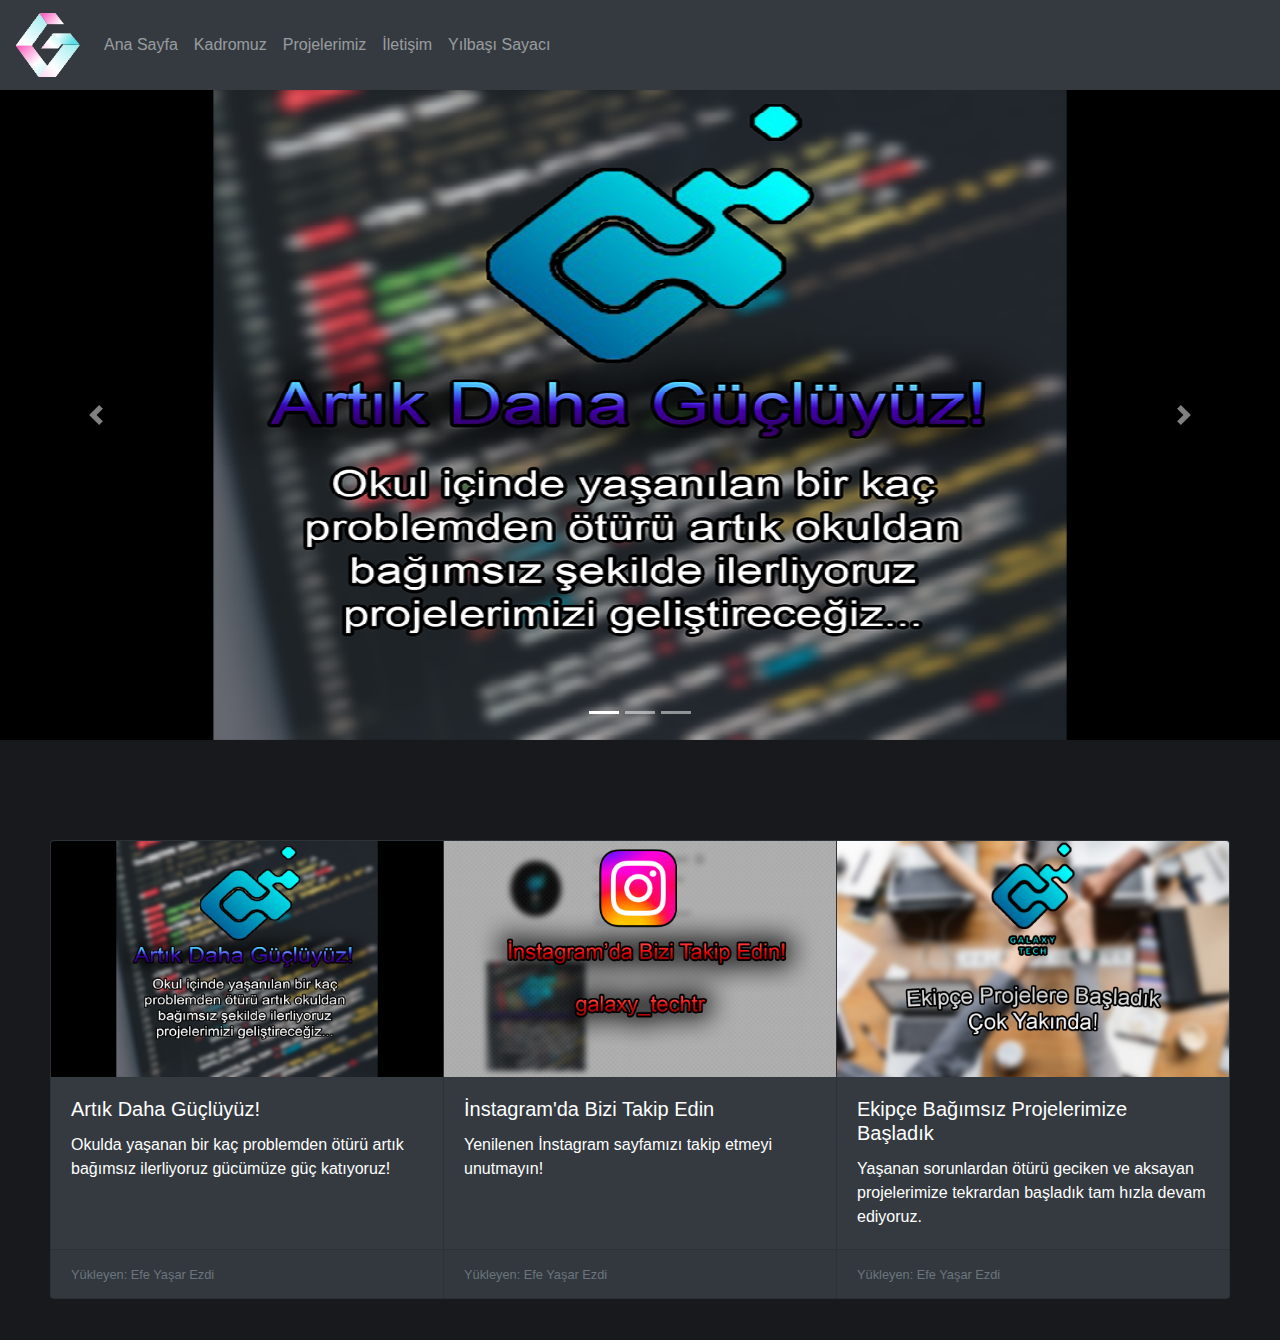
<file: index.html>
<!DOCTYPE html>
<html lang="tr">
<head>
    <meta charset="UTF-8">
    <meta http-equiv="X-UA-Compatible" content="IE=edge">
    <meta name="viewport" content="width=device-width, initial-scale=1, shrink-to-fit=no">
    <link rel="shortcut icon" href="images/favicon.ico">
    <link rel="stylesheet" href="style.css">
    <link rel="stylesheet" href="https://cdn.jsdelivr.net/npm/bootstrap@4.4.1/dist/css/bootstrap.min.css" integrity="sha384-Vkoo8x4CGsO3+Hhxv8T/Q5PaXtkKtu6ug5TOeNV6gBiFeWPGFN9MuhOf23Q9Ifjh" crossorigin="anonymous">
    <title>Galaxy Tech</title>
</head>
<body>
    
    <nav class="navbar navbar-expand-lg navbar-dark bg-dark">
        <button class="navbar-toggler" type="button" data-toggle="collapse" data-target="#navbarTogglerDemo03" aria-controls="navbarTogglerDemo03" aria-expanded="false" aria-label="Toggle navigation">
          <span class="navbar-toggler-icon"></span>
        </button>
        <a class="navbar-brand" href="index.html"><img src="images/favicon.png" width="64" height="64" alt="Logo"></a>
      
        <div class="collapse navbar-collapse" id="navbarTogglerDemo03">
          <ul class="navbar-nav mr-auto mt-2 mt-lg-0">
            <li class="nav-item">
              <a class="nav-link" href="index.html">Ana Sayfa</a>
            </li>
            <li class="nav-item">
              <a class="nav-link" href="community.html">Kadromuz</a>
            </li>
            <li class="nav-item">
                <a class="nav-link" href="project.html">Projelerimiz</a>
              </li>
              <li class="nav-item">
                <a class="nav-link" href="contact.html">İletişim</a>
              </li>
              <li class="nav-item">
                <a class="nav-link" href="newyear.html">Yılbaşı Sayacı</a>
              </li>
          </ul>
        </div>
      </nav>

      <div id="carouselExampleIndicators" class="carousel slide" data-ride="carousel">
        <ol class="carousel-indicators">
          <li data-target="#carouselExampleIndicators" data-slide-to="0" class="active"></li>
          <li data-target="#carouselExampleIndicators" data-slide-to="1"></li>
          <li data-target="#carouselExampleIndicators" data-slide-to="2"></li>
        </ol>
        <div class="carousel-inner">
          <div class="carousel-item active">
            <img src="images/slider1.png" class="d-block w-100" height="650">
          </div>
          <div class="carousel-item">
            <img src="images/slider2.png" class="d-block w-100" height="650">
          </div>
          <div class="carousel-item">
            <img src="images/slider3.png" class="d-block w-100" height="650">
          </div>
        </div>
        <a class="carousel-control-prev" href="#carouselExampleIndicators" role="button" data-slide="prev">
          <span class="carousel-control-prev-icon" aria-hidden="true"></span>
          <span class="sr-only">Previous</span>
        </a>
        <a class="carousel-control-next" href="#carouselExampleIndicators" role="button" data-slide="next">
          <span class="carousel-control-next-icon" aria-hidden="true"></span>
          <span class="sr-only">Next</span>
        </a>
      </div>


      <div class="card-group">
        <div class="card text-white bg-dark mb-3">
          <img src="images/slider1.png" class="card-img-top">
          <div class="card-body">
            <h5 class="card-title">Artık Daha Güçlüyüz!</h5>
            <p class="card-text">Okulda yaşanan bir kaç problemden ötürü artık bağımsız ilerliyoruz gücümüze güç katıyoruz!</p>
          </div>
          <div class="card-footer">
            <small class="text-muted">Yükleyen: Efe Yaşar Ezdi</small>
          </div>
        </div>
        <div class="card text-white bg-dark mb-3">
          <img src="images/slider2.png" class="card-img-top">
          <div class="card-body">
            <h5 class="card-title">İnstagram'da Bizi Takip Edin</h5>
            <p class="card-text">Yenilenen İnstagram sayfamızı takip etmeyi unutmayın!</p>
          </div>
          <div class="card-footer">
            <small class="text-muted">Yükleyen: Efe Yaşar Ezdi</small>
          </div>
        </div>
        <div class="card text-white bg-dark mb-3">
          <img src="images/slider3.png" class="card-img-top">
          <div class="card-body">
            <h5 class="card-title">Ekipçe Bağımsız Projelerimize Başladık</h5>
            <p class="card-text">Yaşanan sorunlardan ötürü geciken ve aksayan projelerimize tekrardan başladık tam hızla devam ediyoruz.</p>
          </div>
          <div class="card-footer">
            <small class="text-muted">Yükleyen: Efe Yaşar Ezdi</small>
          </div>
        </div>
      </div>










    <script src="https://code.jquery.com/jquery-3.4.1.slim.min.js" integrity="sha384-J6qa4849blE2+poT4WnyKhv5vZF5SrPo0iEjwBvKU7imGFAV0wwj1yYfoRSJoZ+n" crossorigin="anonymous"></script>
<script src="https://cdn.jsdelivr.net/npm/popper.js@1.16.0/dist/umd/popper.min.js" integrity="sha384-Q6E9RHvbIyZFJoft+2mJbHaEWldlvI9IOYy5n3zV9zzTtmI3UksdQRVvoxMfooAo" crossorigin="anonymous"></script>
<script src="https://cdn.jsdelivr.net/npm/bootstrap@4.4.1/dist/js/bootstrap.min.js" integrity="sha384-wfSDF2E50Y2D1uUdj0O3uMBJnjuUD4Ih7YwaYd1iqfktj0Uod8GCExl3Og8ifwB6" crossorigin="anonymous"></script>
</body>
</html>
</file>
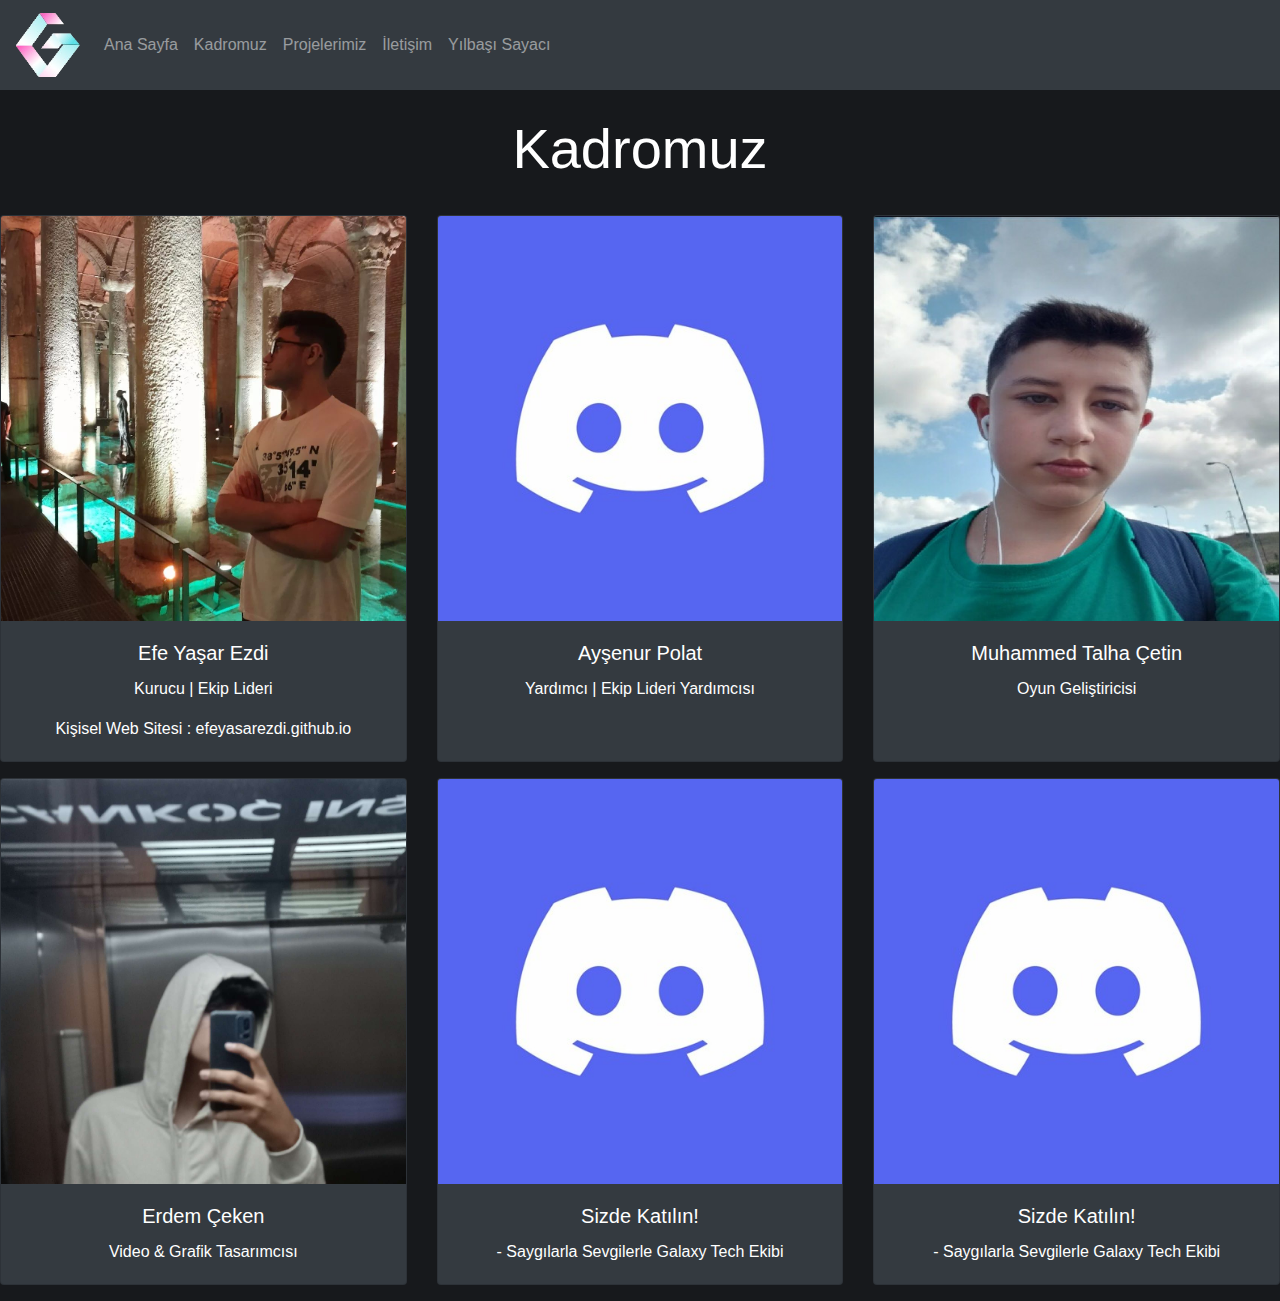
<file: community.html>
<!DOCTYPE html>
<html lang="tr">
<head>
    <meta charset="UTF-8">
    <meta http-equiv="X-UA-Compatible" content="IE=edge">
    <meta name="viewport" content="width=device-width, initial-scale=1, shrink-to-fit=no">
    <link rel="shortcut icon" href="images/favicon.ico">
    <link rel="stylesheet" href="style.css">
    <link rel="stylesheet" href="https://cdn.jsdelivr.net/npm/bootstrap@4.4.1/dist/css/bootstrap.min.css" integrity="sha384-Vkoo8x4CGsO3+Hhxv8T/Q5PaXtkKtu6ug5TOeNV6gBiFeWPGFN9MuhOf23Q9Ifjh" crossorigin="anonymous">
    <title>Kadromuz</title>
</head>
<body>
    
    <nav class="navbar navbar-expand-lg navbar-dark bg-dark">
        <button class="navbar-toggler" type="button" data-toggle="collapse" data-target="#navbarTogglerDemo03" aria-controls="navbarTogglerDemo03" aria-expanded="false" aria-label="Toggle navigation">
          <span class="navbar-toggler-icon"></span>
        </button>
        <a class="navbar-brand" href="index.html"><img src="images/favicon.png" width="64" height="64" alt="Logo"></a>
      
        <div class="collapse navbar-collapse" id="navbarTogglerDemo03">
          <ul class="navbar-nav mr-auto mt-2 mt-lg-0">
            <li class="nav-item">
              <a class="nav-link" href="index.html">Ana Sayfa</a>
            </li>
            <li class="nav-item">
              <a class="nav-link" href="community.html">Kadromuz</a>
            </li>
            <li class="nav-item">
                <a class="nav-link" href="project.html">Projelerimiz</a>
              </li>
              <li class="nav-item">
                <a class="nav-link" href="contact.html">İletişim</a>
              </li>
              <li class="nav-item">
                <a class="nav-link" href="newyear.html">Yılbaşı Sayacı</a>
              </li>
          </ul>
        </div>
      </nav>

      <h1 class="display-4" style="color: white; text-align: center; position: relative; top:25px;">Kadromuz</h1>


      <div class="card-deck" style="position: relative; top:50px;">
        <div class="card text-white bg-dark mb-3" style="text-align: center;">
          <img src="images/efeyasar.png" class="card-img-top">
          <div class="card-body">
            <h5 class="card-title">Efe Yaşar Ezdi</h5>
            <p class="card-text">Kurucu | Ekip Lideri</p>
            <p class="card-text">Kişisel Web Sitesi : efeyasarezdi.github.io</p>
          </div>
        </div>

        <div class="card text-white bg-dark mb-3" style="text-align: center;">
          <img src="images/aysepp.jpg" class="card-img-top">
          <div class="card-body">
            <h5 class="card-title">Ayşenur Polat</h5>
            <p class="card-text">Yardımcı | Ekip Lideri Yardımcısı</p>
          </div>
        </div>

        <div class="card text-white bg-dark mb-3" style="text-align: center;">
          <img src="images/mtalha.jpeg" class="card-img-top">
          <div class="card-body">
            <h5 class="card-title">Muhammed Talha Çetin</h5>
            <p class="card-text">Oyun Geliştiricisi</p>
          </div>
        </div>
      </div>

      
      <div class="card-deck" style="position: relative; top:50px;">
        <div class="card text-white bg-dark mb-3" style="text-align: center;">
          <img src="images/erdem.png" class="card-img-top">
          <div class="card-body">
            <h5 class="card-title">Erdem Çeken</h5>
            <p class="card-text">Video & Grafik Tasarımcısı</p>
          </div>
        </div>

        <div class="card text-white bg-dark mb-3" style="text-align: center;">
          <img src="images/aysepp.jpg" class="card-img-top">
          <div class="card-body">
            <h5 class="card-title">Sizde Katılın!</h5>
            <p class="card-text">- Saygılarla Sevgilerle Galaxy Tech Ekibi</p>
          </div>
        </div>

        <div class="card text-white bg-dark mb-3" style="text-align: center;">
          <img src="images/aysepp.jpg" class="card-img-top">
          <div class="card-body">
            <h5 class="card-title">Sizde Katılın!</h5>
            <p class="card-text">- Saygılarla Sevgilerle Galaxy Tech Ekibi</p>
          </div>
        </div>
      </div>








    <script src="https://code.jquery.com/jquery-3.4.1.slim.min.js" integrity="sha384-J6qa4849blE2+poT4WnyKhv5vZF5SrPo0iEjwBvKU7imGFAV0wwj1yYfoRSJoZ+n" crossorigin="anonymous"></script>
<script src="https://cdn.jsdelivr.net/npm/popper.js@1.16.0/dist/umd/popper.min.js" integrity="sha384-Q6E9RHvbIyZFJoft+2mJbHaEWldlvI9IOYy5n3zV9zzTtmI3UksdQRVvoxMfooAo" crossorigin="anonymous"></script>
<script src="https://cdn.jsdelivr.net/npm/bootstrap@4.4.1/dist/js/bootstrap.min.js" integrity="sha384-wfSDF2E50Y2D1uUdj0O3uMBJnjuUD4Ih7YwaYd1iqfktj0Uod8GCExl3Og8ifwB6" crossorigin="anonymous"></script>
</body>
</html>
</file>
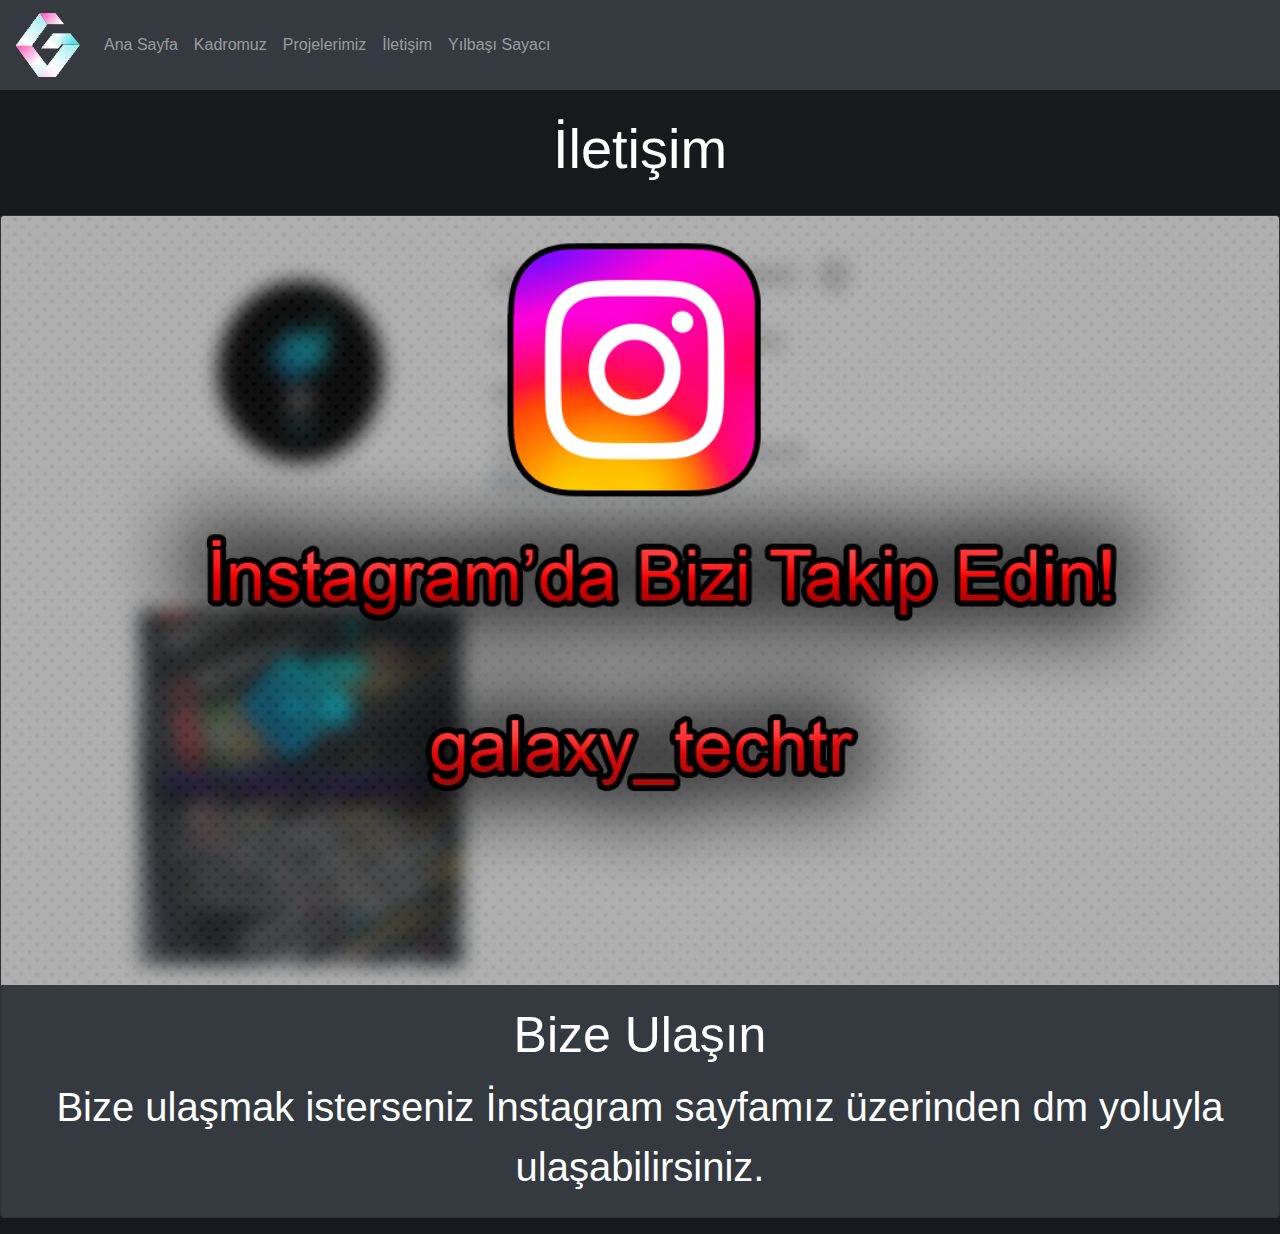
<file: contact.html>
<!DOCTYPE html>
<html lang="tr">
<head>
    <meta charset="UTF-8">
    <meta http-equiv="X-UA-Compatible" content="IE=edge">
    <meta name="viewport" content="width=device-width, initial-scale=1, shrink-to-fit=no">
    <link rel="shortcut icon" href="images/favicon.ico">
    <link rel="stylesheet" href="style.css">
    <link rel="stylesheet" href="https://cdn.jsdelivr.net/npm/bootstrap@4.4.1/dist/css/bootstrap.min.css" integrity="sha384-Vkoo8x4CGsO3+Hhxv8T/Q5PaXtkKtu6ug5TOeNV6gBiFeWPGFN9MuhOf23Q9Ifjh" crossorigin="anonymous">
    <title>İletişim</title>
</head>
<body>
    
    <nav class="navbar navbar-expand-lg navbar-dark bg-dark">
        <button class="navbar-toggler" type="button" data-toggle="collapse" data-target="#navbarTogglerDemo03" aria-controls="navbarTogglerDemo03" aria-expanded="false" aria-label="Toggle navigation">
          <span class="navbar-toggler-icon"></span>
        </button>
        <a class="navbar-brand" href="index.html"><img src="images/favicon.png" width="64" height="64" alt="Logo"></a>
      
        <div class="collapse navbar-collapse" id="navbarTogglerDemo03">
          <ul class="navbar-nav mr-auto mt-2 mt-lg-0">
            <li class="nav-item">
              <a class="nav-link" href="index.html">Ana Sayfa</a>
            </li>
            <li class="nav-item">
              <a class="nav-link" href="community.html">Kadromuz</a>
            </li>
            <li class="nav-item">
                <a class="nav-link" href="project.html">Projelerimiz</a>
              </li>
              <li class="nav-item">
                <a class="nav-link" href="contact.html">İletişim</a>
              </li>
              <li class="nav-item">
                <a class="nav-link" href="newyear.html">Yılbaşı Sayacı</a>
              </li>
          </ul>
        </div>
      </nav>

      <h1 class="display-4" style="color: white; text-align: center; position: relative; top:25px;">İletişim</h1>


      <div class="card-deck" style="position: relative; top:50px;">
        <div class="card text-white bg-dark mb-3" style="text-align: center;">
          <img src="images/slider2.png" class="card-img-top">
          <div class="card-body">
            <h5 class="card-title" style="font-size: 50px;">Bize Ulaşın</h5>
            <p class="card-text" style="font-size: 40px;">Bize ulaşmak isterseniz İnstagram sayfamız üzerinden dm yoluyla ulaşabilirsiniz.</p>
          </div>
        </div>
      </div>








    <script src="https://code.jquery.com/jquery-3.4.1.slim.min.js" integrity="sha384-J6qa4849blE2+poT4WnyKhv5vZF5SrPo0iEjwBvKU7imGFAV0wwj1yYfoRSJoZ+n" crossorigin="anonymous"></script>
<script src="https://cdn.jsdelivr.net/npm/popper.js@1.16.0/dist/umd/popper.min.js" integrity="sha384-Q6E9RHvbIyZFJoft+2mJbHaEWldlvI9IOYy5n3zV9zzTtmI3UksdQRVvoxMfooAo" crossorigin="anonymous"></script>
<script src="https://cdn.jsdelivr.net/npm/bootstrap@4.4.1/dist/js/bootstrap.min.js" integrity="sha384-wfSDF2E50Y2D1uUdj0O3uMBJnjuUD4Ih7YwaYd1iqfktj0Uod8GCExl3Og8ifwB6" crossorigin="anonymous"></script>
</body>
</html>
</file>
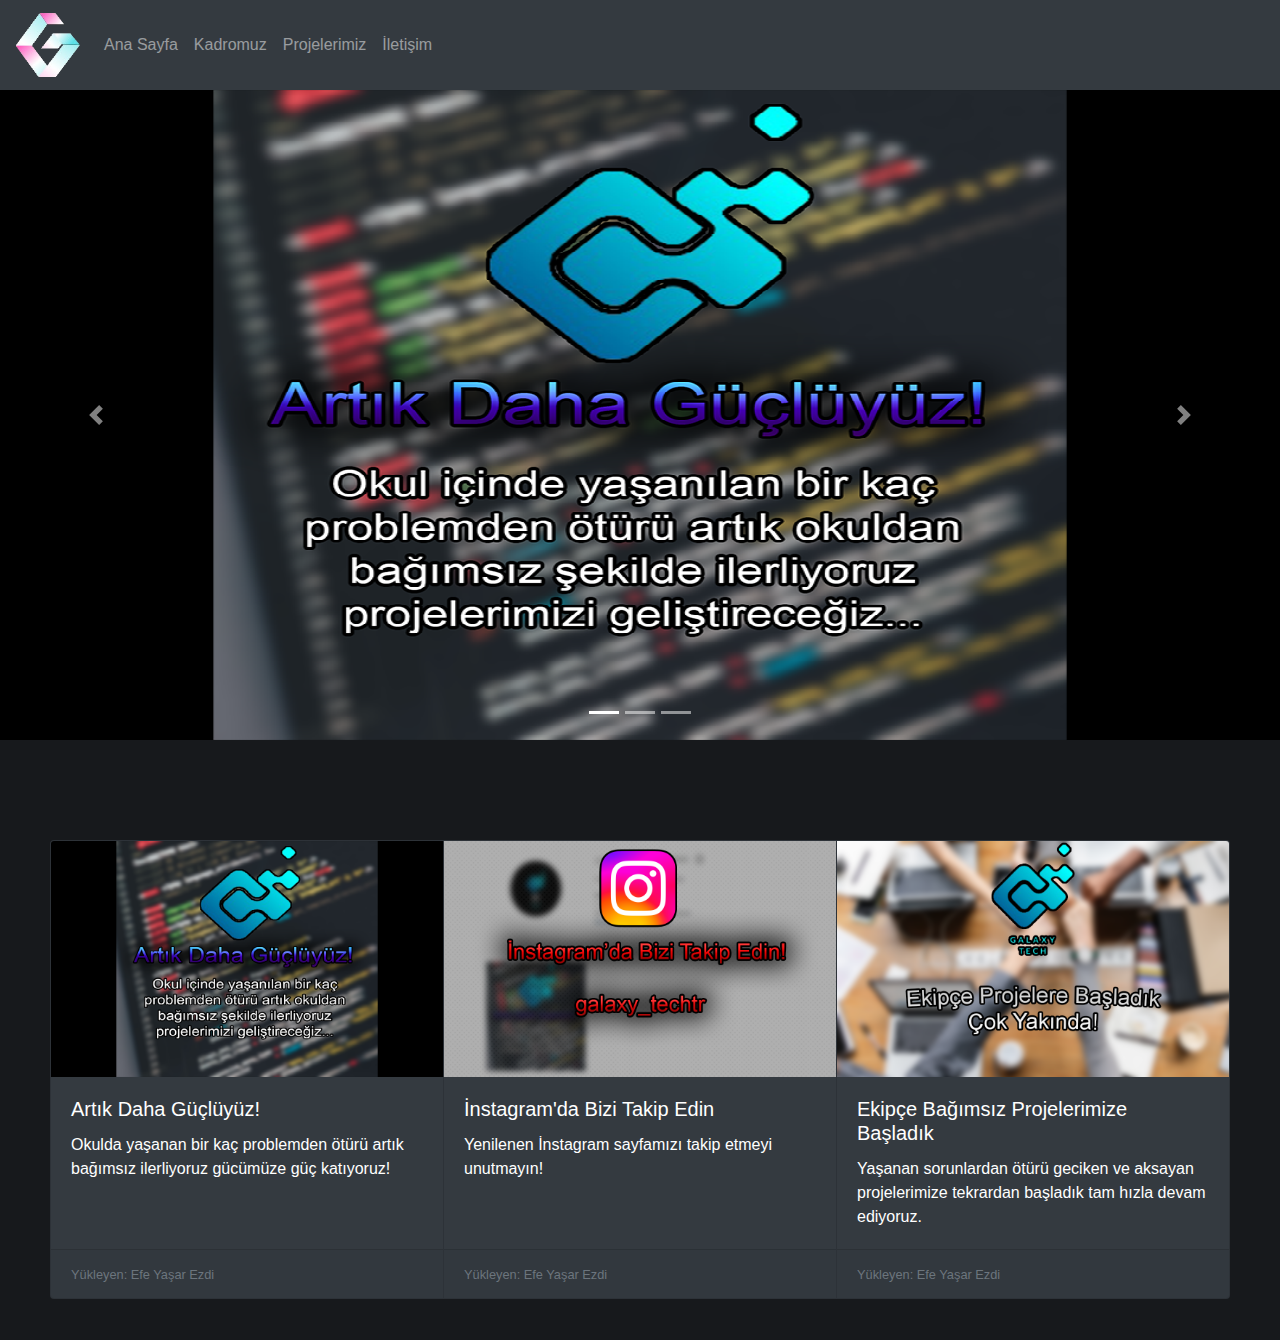
<file: main.html>
<!DOCTYPE html>
<html lang="tr">
<head>
    <meta charset="UTF-8">
    <meta http-equiv="X-UA-Compatible" content="IE=edge">
    <meta name="viewport" content="width=device-width, initial-scale=1, shrink-to-fit=no">
    <link rel="shortcut icon" href="images/favicon.ico">
    <link rel="stylesheet" href="style.css">
    <link rel="stylesheet" href="https://cdn.jsdelivr.net/npm/bootstrap@4.4.1/dist/css/bootstrap.min.css" integrity="sha384-Vkoo8x4CGsO3+Hhxv8T/Q5PaXtkKtu6ug5TOeNV6gBiFeWPGFN9MuhOf23Q9Ifjh" crossorigin="anonymous">
    <title>Galaxy Tech</title>
</head>
<body>
    
    <nav class="navbar navbar-expand-lg navbar-dark bg-dark">
        <button class="navbar-toggler" type="button" data-toggle="collapse" data-target="#navbarTogglerDemo03" aria-controls="navbarTogglerDemo03" aria-expanded="false" aria-label="Toggle navigation">
          <span class="navbar-toggler-icon"></span>
        </button>
        <a class="navbar-brand" href="main.html"><img src="images/favicon.png" width="64" height="64" alt="Logo"></a>
      
        <div class="collapse navbar-collapse" id="navbarTogglerDemo03">
          <ul class="navbar-nav mr-auto mt-2 mt-lg-0">
            <li class="nav-item">
              <a class="nav-link" href="main.html">Ana Sayfa</a>
            </li>
            <li class="nav-item">
              <a class="nav-link" href="community.html">Kadromuz</a>
            </li>
            <li class="nav-item">
                <a class="nav-link" href="project.html">Projelerimiz</a>
              </li>
              <li class="nav-item">
                <a class="nav-link" href="contact.html">İletişim</a>
              </li>
          </ul>
        </div>
      </nav>

      <div id="carouselExampleIndicators" class="carousel slide" data-ride="carousel">
        <ol class="carousel-indicators">
          <li data-target="#carouselExampleIndicators" data-slide-to="0" class="active"></li>
          <li data-target="#carouselExampleIndicators" data-slide-to="1"></li>
          <li data-target="#carouselExampleIndicators" data-slide-to="2"></li>
        </ol>
        <div class="carousel-inner">
          <div class="carousel-item active">
            <img src="images/slider1.png" class="d-block w-100" height="650">
          </div>
          <div class="carousel-item">
            <img src="images/slider2.png" class="d-block w-100" height="650">
          </div>
          <div class="carousel-item">
            <img src="images/slider3.png" class="d-block w-100" height="650">
          </div>
        </div>
        <a class="carousel-control-prev" href="#carouselExampleIndicators" role="button" data-slide="prev">
          <span class="carousel-control-prev-icon" aria-hidden="true"></span>
          <span class="sr-only">Previous</span>
        </a>
        <a class="carousel-control-next" href="#carouselExampleIndicators" role="button" data-slide="next">
          <span class="carousel-control-next-icon" aria-hidden="true"></span>
          <span class="sr-only">Next</span>
        </a>
      </div>


      <div class="card-group">
        <div class="card text-white bg-dark mb-3">
          <img src="images/slider1.png" class="card-img-top">
          <div class="card-body">
            <h5 class="card-title">Artık Daha Güçlüyüz!</h5>
            <p class="card-text">Okulda yaşanan bir kaç problemden ötürü artık bağımsız ilerliyoruz gücümüze güç katıyoruz!</p>
          </div>
          <div class="card-footer">
            <small class="text-muted">Yükleyen: Efe Yaşar Ezdi</small>
          </div>
        </div>
        <div class="card text-white bg-dark mb-3">
          <img src="images/slider2.png" class="card-img-top">
          <div class="card-body">
            <h5 class="card-title">İnstagram'da Bizi Takip Edin</h5>
            <p class="card-text">Yenilenen İnstagram sayfamızı takip etmeyi unutmayın!</p>
          </div>
          <div class="card-footer">
            <small class="text-muted">Yükleyen: Efe Yaşar Ezdi</small>
          </div>
        </div>
        <div class="card text-white bg-dark mb-3">
          <img src="images/slider3.png" class="card-img-top">
          <div class="card-body">
            <h5 class="card-title">Ekipçe Bağımsız Projelerimize Başladık</h5>
            <p class="card-text">Yaşanan sorunlardan ötürü geciken ve aksayan projelerimize tekrardan başladık tam hızla devam ediyoruz.</p>
          </div>
          <div class="card-footer">
            <small class="text-muted">Yükleyen: Efe Yaşar Ezdi</small>
          </div>
        </div>
      </div>










    <script src="https://code.jquery.com/jquery-3.4.1.slim.min.js" integrity="sha384-J6qa4849blE2+poT4WnyKhv5vZF5SrPo0iEjwBvKU7imGFAV0wwj1yYfoRSJoZ+n" crossorigin="anonymous"></script>
<script src="https://cdn.jsdelivr.net/npm/popper.js@1.16.0/dist/umd/popper.min.js" integrity="sha384-Q6E9RHvbIyZFJoft+2mJbHaEWldlvI9IOYy5n3zV9zzTtmI3UksdQRVvoxMfooAo" crossorigin="anonymous"></script>
<script src="https://cdn.jsdelivr.net/npm/bootstrap@4.4.1/dist/js/bootstrap.min.js" integrity="sha384-wfSDF2E50Y2D1uUdj0O3uMBJnjuUD4Ih7YwaYd1iqfktj0Uod8GCExl3Og8ifwB6" crossorigin="anonymous"></script>
</body>
</html>
</file>
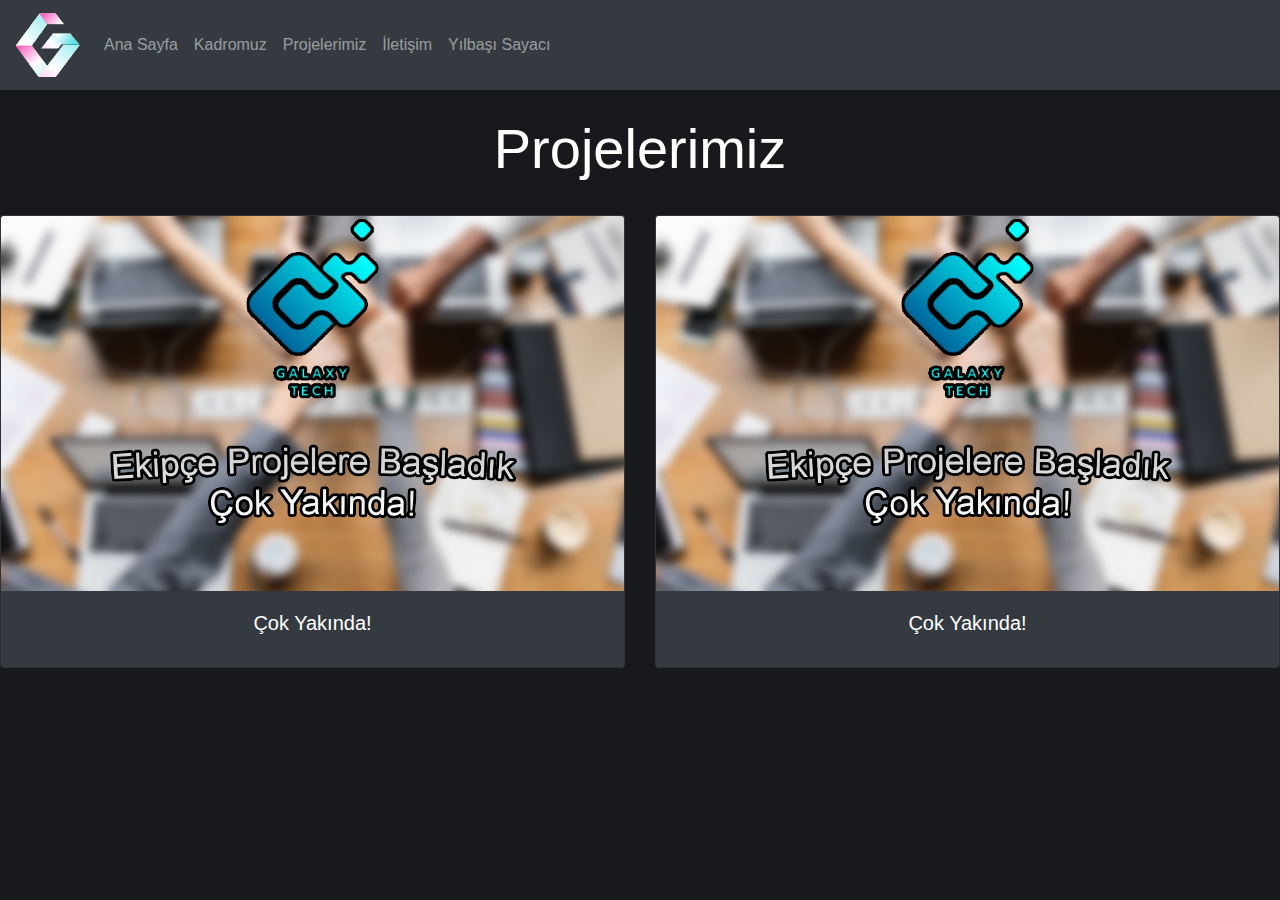
<file: project.html>
<!DOCTYPE html>
<html lang="tr">
<head>
    <meta charset="UTF-8">
    <meta http-equiv="X-UA-Compatible" content="IE=edge">
    <meta name="viewport" content="width=device-width, initial-scale=1, shrink-to-fit=no">
    <link rel="shortcut icon" href="images/favicon.ico">
    <link rel="stylesheet" href="style.css">
    <link rel="stylesheet" href="https://cdn.jsdelivr.net/npm/bootstrap@4.4.1/dist/css/bootstrap.min.css" integrity="sha384-Vkoo8x4CGsO3+Hhxv8T/Q5PaXtkKtu6ug5TOeNV6gBiFeWPGFN9MuhOf23Q9Ifjh" crossorigin="anonymous">
    <title>Projelerimiz</title>
</head>
<body>
    
    <nav class="navbar navbar-expand-lg navbar-dark bg-dark">
        <button class="navbar-toggler" type="button" data-toggle="collapse" data-target="#navbarTogglerDemo03" aria-controls="navbarTogglerDemo03" aria-expanded="false" aria-label="Toggle navigation">
          <span class="navbar-toggler-icon"></span>
        </button>
        <a class="navbar-brand" href="index.html"><img src="images/favicon.png" width="64" height="64" alt="Logo"></a>
      
        <div class="collapse navbar-collapse" id="navbarTogglerDemo03">
          <ul class="navbar-nav mr-auto mt-2 mt-lg-0">
            <li class="nav-item">
              <a class="nav-link" href="index.html">Ana Sayfa</a>
            </li>
            <li class="nav-item">
              <a class="nav-link" href="community.html">Kadromuz</a>
            </li>
            <li class="nav-item">
                <a class="nav-link" href="project.html">Projelerimiz</a>
              </li>
              <li class="nav-item">
                <a class="nav-link" href="contact.html">İletişim</a>
              </li>
              <li class="nav-item">
                <a class="nav-link" href="newyear.html">Yılbaşı Sayacı</a>
              </li>
          </ul>
        </div>
      </nav>

      <h1 class="display-4" style="color: white; text-align: center; position: relative; top:25px;">Projelerimiz</h1>


      <div class="card-deck" style="position: relative; top:50px;">
        <div class="card text-white bg-dark mb-3" style="text-align: center;">
          <img src="images/slider3.png" class="card-img-top">
          <div class="card-body">
            <h5 class="card-title">Çok Yakında!</h5>
          </div>
        </div>

        <div class="card text-white bg-dark mb-3" style="text-align: center;">
          <img src="images/slider3.png" class="card-img-top">
          <div class="card-body">
            <h5 class="card-title">Çok Yakında!</h5>
          </div>
        </div>
      </div>








    <script src="https://code.jquery.com/jquery-3.4.1.slim.min.js" integrity="sha384-J6qa4849blE2+poT4WnyKhv5vZF5SrPo0iEjwBvKU7imGFAV0wwj1yYfoRSJoZ+n" crossorigin="anonymous"></script>
<script src="https://cdn.jsdelivr.net/npm/popper.js@1.16.0/dist/umd/popper.min.js" integrity="sha384-Q6E9RHvbIyZFJoft+2mJbHaEWldlvI9IOYy5n3zV9zzTtmI3UksdQRVvoxMfooAo" crossorigin="anonymous"></script>
<script src="https://cdn.jsdelivr.net/npm/bootstrap@4.4.1/dist/js/bootstrap.min.js" integrity="sha384-wfSDF2E50Y2D1uUdj0O3uMBJnjuUD4Ih7YwaYd1iqfktj0Uod8GCExl3Og8ifwB6" crossorigin="anonymous"></script>
</body>
</html>
</file>
<file: style.css>
*{
    margin: 0;
    padding: 0;
    box-sizing: content-box;
}

@import url('https://fonts.googleapis.com/css2?family=Open+Sans&display=swap');

html body{
    font-family: 'Open Sans', sans-serif;
    background-color: #17191c;
}

.card-group{
    position: relative;
    top: 50px;
    padding: 25px;
    margin: 25px;
}
</file>
